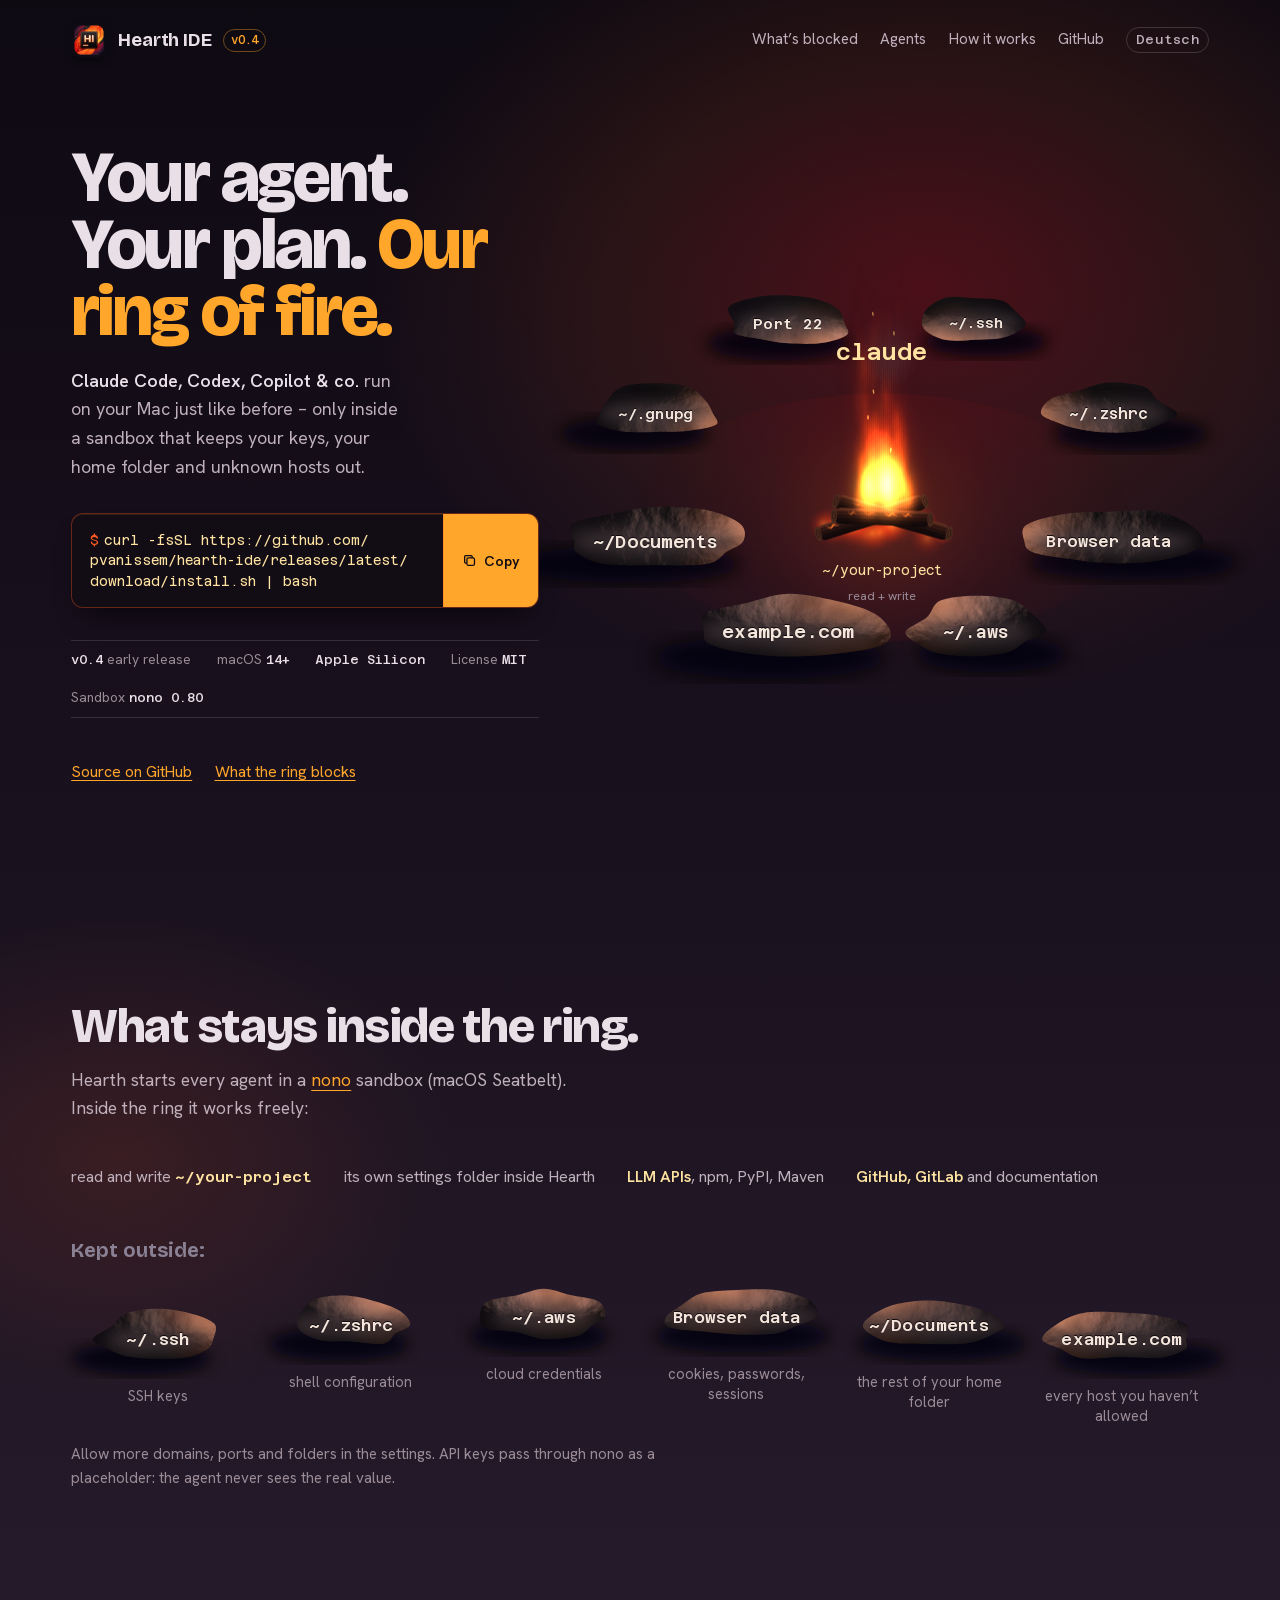
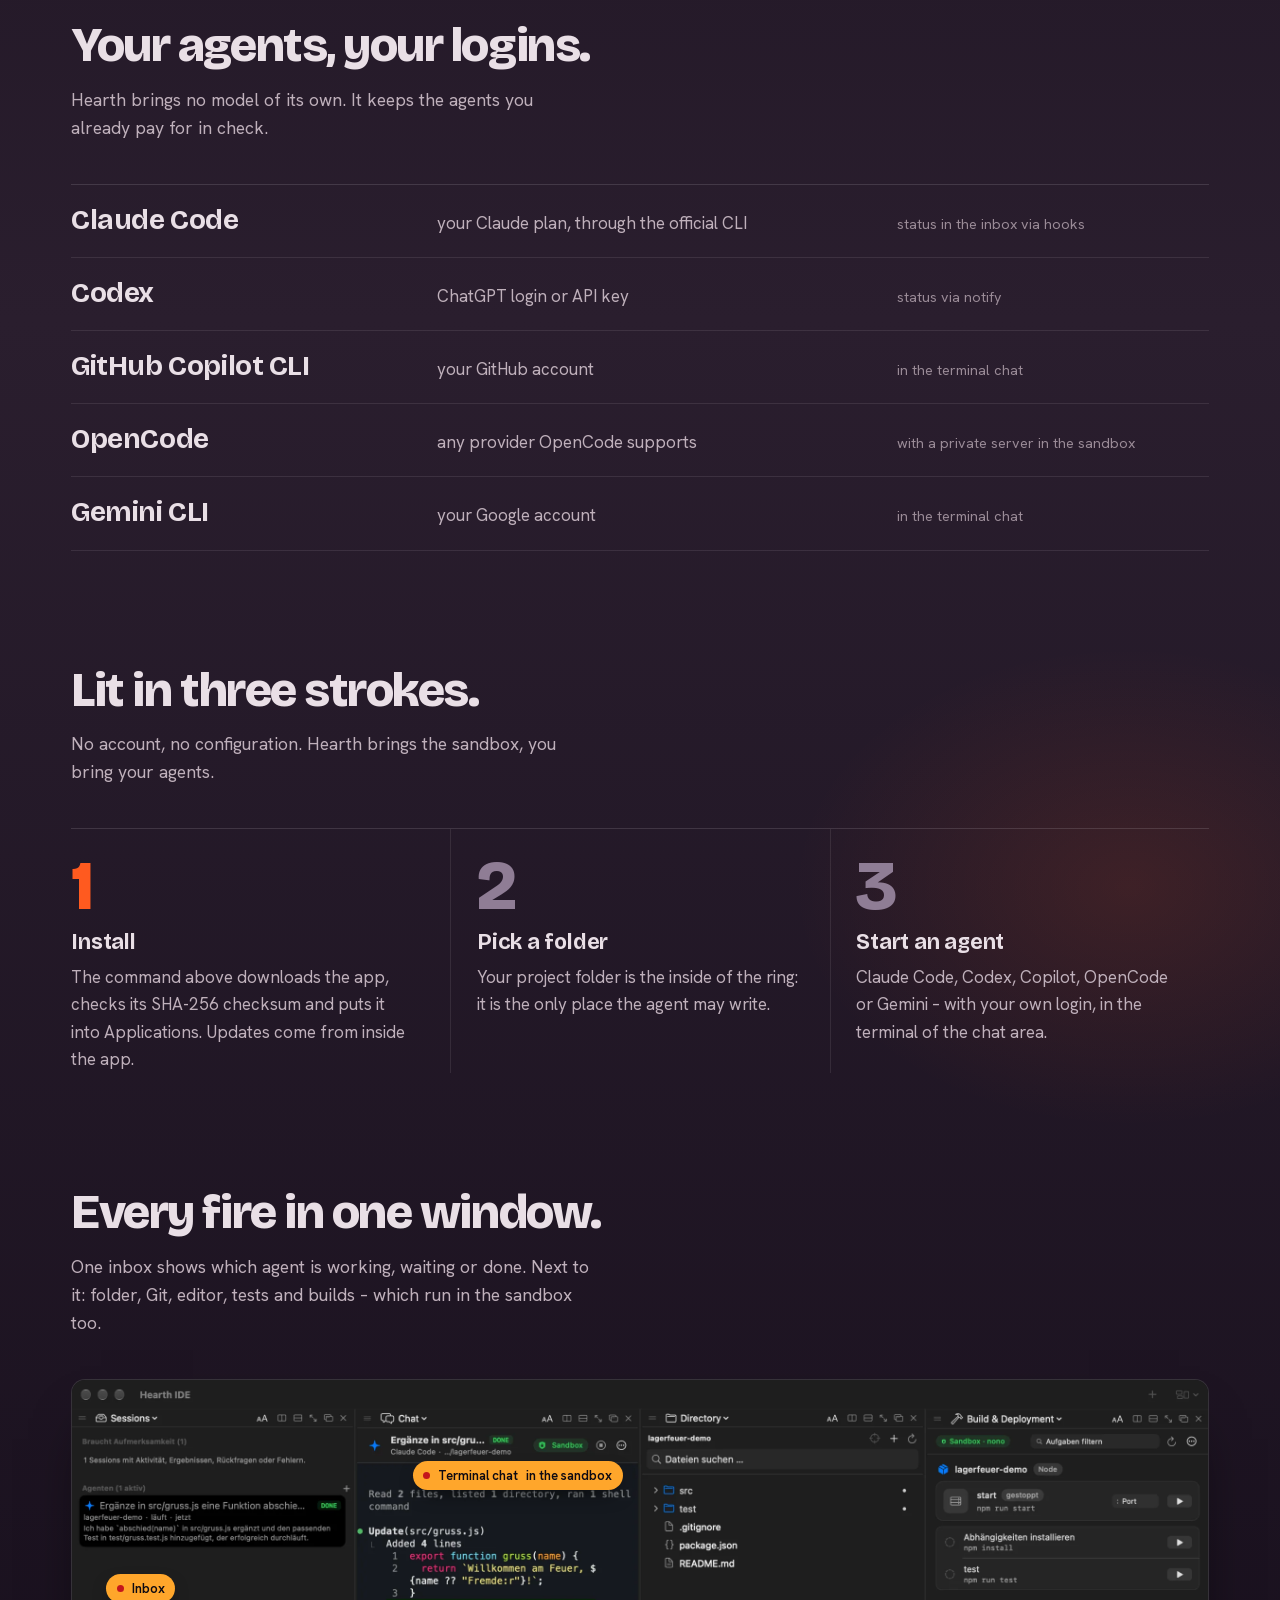
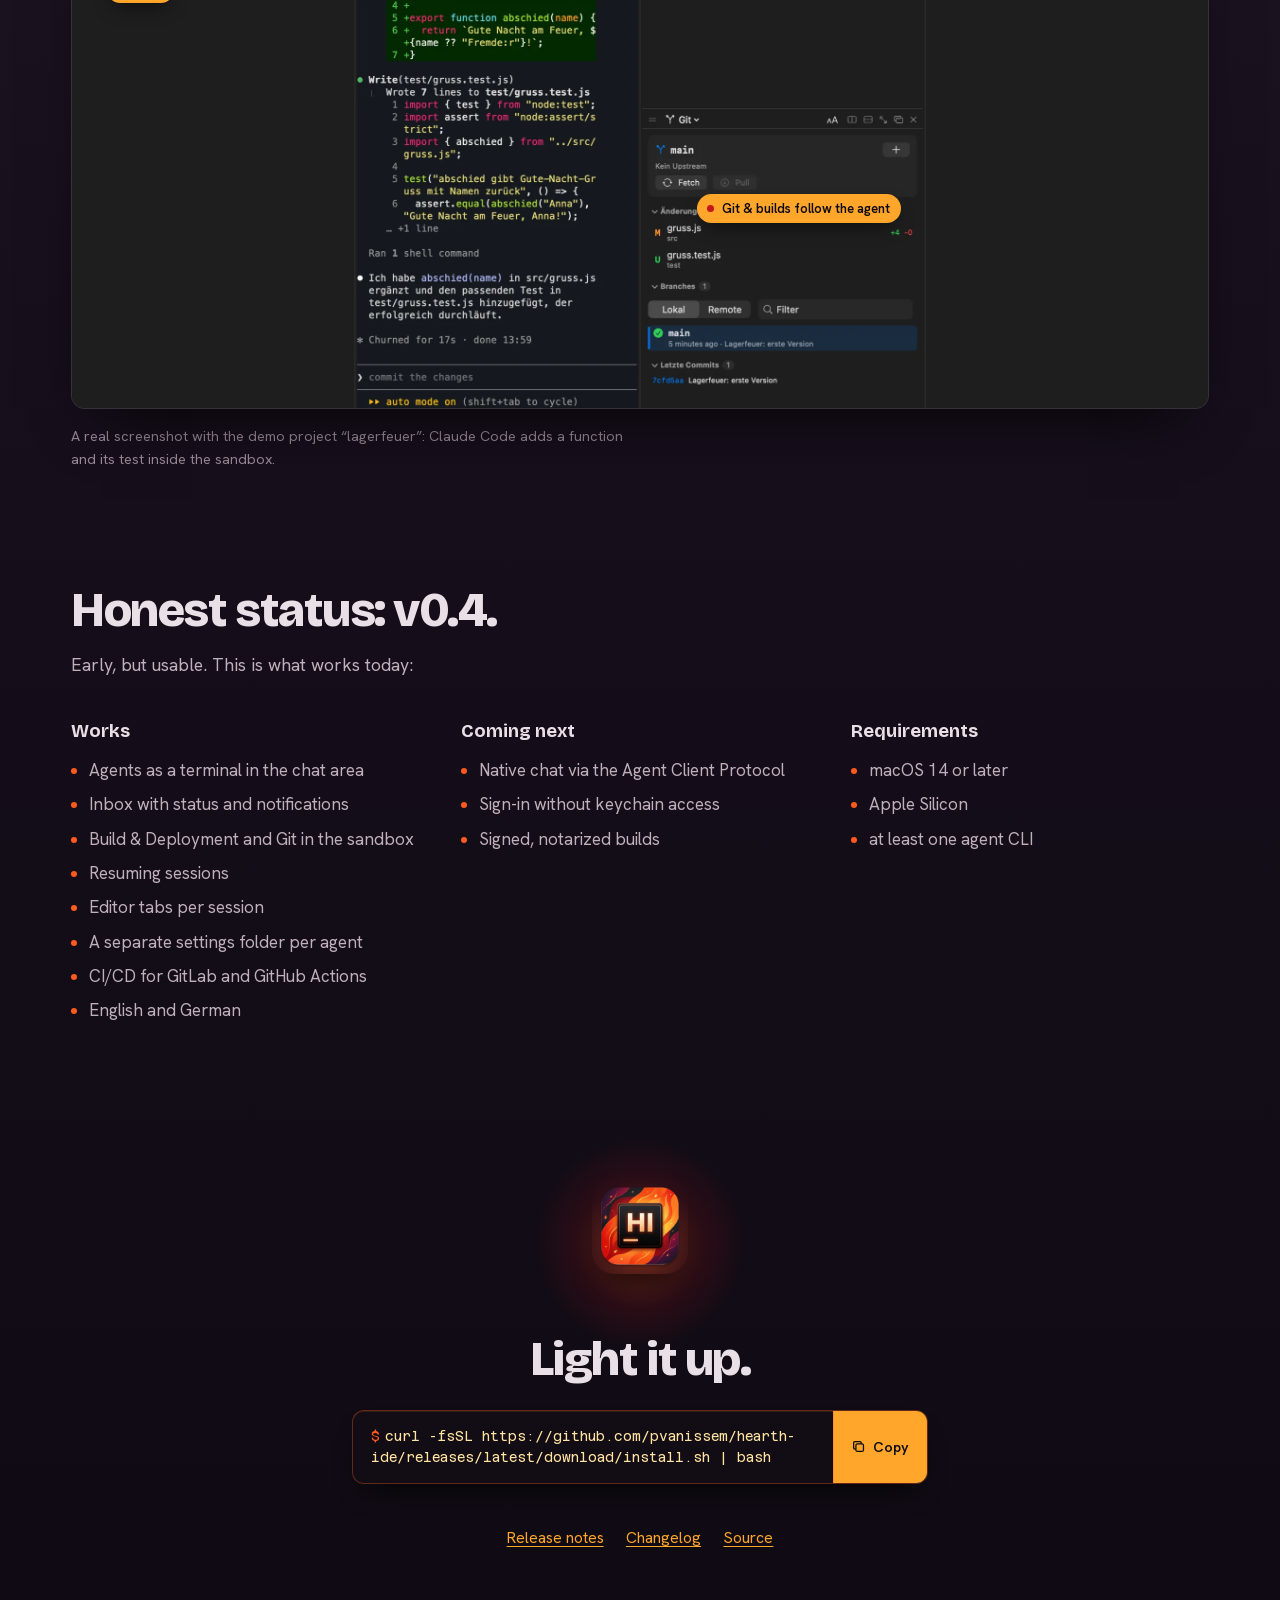
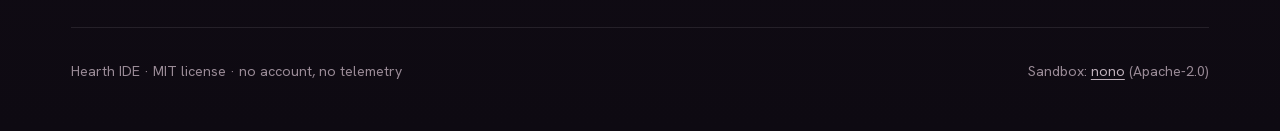
<file: site/index.html>
<!doctype html>
<html lang="en">
<head>
<meta charset="utf-8">
<meta name="viewport" content="width=device-width, initial-scale=1">
<title>Hearth IDE – Your agent. Your plan. Our ring of fire.</title>
<meta name="description" content="Hearth IDE is a native macOS app that runs Claude Code, Codex, GitHub Copilot CLI, OpenCode and Gemini CLI inside a nono sandbox – with one inbox for all your sessions.">
<meta property="og:title" content="Hearth IDE">
<meta property="og:description" content="Your agent. Your plan. Our ring of fire. Every agent CLI in a sandbox on your Mac.">
<meta property="og:image" content="https://pvanissem.github.io/hearth-ide/assets/hearth-app.webp">
<meta property="og:locale" content="en_US">
<meta name="theme-color" content="#0e0a12">
<link rel="canonical" href="https://pvanissem.github.io/hearth-ide/">
<link rel="alternate" hreflang="en" href="https://pvanissem.github.io/hearth-ide/">
<link rel="alternate" hreflang="de" href="https://pvanissem.github.io/hearth-ide/de/">
<link rel="alternate" hreflang="x-default" href="https://pvanissem.github.io/hearth-ide/">
<link rel="icon" type="image/png" href="assets/favicon.png">
<link rel="apple-touch-icon" href="assets/apple-touch-icon.png">
<link rel="preload" href="assets/fonts/bricolage-grotesque-latin.woff2" as="font" type="font/woff2" crossorigin>
<link rel="stylesheet" href="assets/fonts.css">
<link rel="stylesheet" href="assets/site.css">
</head>
<body>
<div class="wrap">
  <div class="firelight hero-light" aria-hidden="true"></div>
  <header class="top">
    <a class="mark" href="./" aria-label="Hearth IDE – home">
      <img src="assets/hearth-icon.webp" alt="" width="36" height="36">
      Hearth IDE <span class="version">v0.4</span>
    </a>
    <nav aria-label="Page sections">
      <a href="#ring">What’s blocked</a>
      <a href="#agents">Agents</a>
      <a href="#how">How it works</a>
      <a class="gh" href="https://github.com/pvanissem/hearth-ide">GitHub</a>
      <a class="lang" href="de/" hreflang="de" lang="de">Deutsch</a>
    </nav>
  </header>

  <main>
    <div class="hero">
      <div class="pitch">
        <h1>Your agent. Your plan. <span class="lit">Our ring of fire.</span></h1>
        <p class="lede"><strong>Claude Code, Codex, Copilot &amp; co.</strong> run on your Mac just like before – only inside a sandbox that keeps your keys, your home folder and unknown hosts out.</p>

        <div class="install" data-install>
          <code><span class="prompt">$</span><span data-cmd>curl -fsSL https://<wbr>github.com/<wbr>pvanissem/<wbr>hearth-ide/<wbr>releases/<wbr>latest/<wbr>download/<wbr>install.sh <wbr>| bash</span></code>
          <button class="copy" type="button" data-copy aria-label="Copy the install command">
            <svg viewBox="0 0 20 20" fill="none" stroke="currentColor" stroke-width="1.7" aria-hidden="true"><rect x="6.5" y="6.5" width="10" height="10" rx="2"/><path d="M13.5 6.5V5a1.5 1.5 0 0 0-1.5-1.5H5A1.5 1.5 0 0 0 3.5 5v7A1.5 1.5 0 0 0 5 13.5h1.5"/></svg>
            <span class="copy-text">Copy</span>
          </button>
          <span class="copy-status" role="status" aria-live="polite"></span>
        </div>

        <ul class="facts" aria-label="Key facts">
          <li><b>v0.4</b> early release</li>
          <li>macOS <b>14+</b></li>
          <li><b>Apple Silicon</b></li>
          <li>License <b>MIT</b></li>
          <li>Sandbox <b>nono 0.80</b></li>
        </ul>

        <div class="pitch-links">
          <a href="https://github.com/pvanissem/hearth-ide">Source on GitHub</a>
          <a href="#ring">What the ring blocks</a>
        </div>
      </div>

      <div class="ring" data-ring aria-label="A ring of stones made of sandbox rules around the agent’s fire. Every stone is a block.">
        <canvas data-fire aria-hidden="true"></canvas>
        <svg class="stones" data-stones viewBox="0 0 1000 860" role="list"></svg>
        <div class="agent-name" data-agent aria-hidden="true">claude</div>
        <div class="inside-label"><code>~/your-project</code><span>read + write</span></div>
        <div class="rule-tip" data-tip aria-hidden="true"></div>
      </div>
    </div>

    <section id="ring" aria-labelledby="ring-h">
      <div class="ember-light" style="left:-18rem;top:2rem" aria-hidden="true"></div>
      <h2 id="ring-h">What stays inside the ring.</h2>
      <p class="section-lede">Hearth starts every agent in a <a href="https://nono.sh">nono</a> sandbox (macOS Seatbelt). Inside the ring it works freely:</p>
      <ul class="inside">
        <li>read and write <code>~/your-project</code></li>
        <li>its own settings folder inside Hearth</li>
        <li><strong>LLM APIs</strong>, npm, PyPI, Maven</li>
        <li><strong>GitHub, GitLab</strong> and documentation</li>
      </ul>
      <h3 class="outside-title">Kept outside:</h3>
      <ul class="arc" data-arc>
        <li style="--lift:1.4" data-stone="~/.ssh"><p>SSH keys</p></li>
        <li style="--lift:.5" data-stone="~/.zshrc"><p>shell configuration</p></li>
        <li style="--lift:0" data-stone="~/.aws"><p>cloud credentials</p></li>
        <li style="--lift:0" data-stone="Browser data"><p>cookies, passwords, sessions</p></li>
        <li style="--lift:.5" data-stone="~/Documents"><p>the rest of your home folder</p></li>
        <li style="--lift:1.4" data-stone="example.com"><p>every host you haven’t allowed</p></li>
      </ul>
      <p class="side-note">Allow more domains, ports and folders in the settings. API keys pass through nono as a placeholder: the agent never sees the real value.</p>
    </section>

    <section id="agents" aria-labelledby="agents-h">
      <h2 id="agents-h">Your agents, your logins.</h2>
      <p class="section-lede">Hearth brings no model of its own. It keeps the agents you already pay for in check.</p>
      <ul class="roster">
        <li><span class="who">Claude Code</span><span class="login">your Claude plan, through the official CLI</span><span class="how">status in the inbox via hooks</span></li>
        <li><span class="who">Codex</span><span class="login">ChatGPT login or API key</span><span class="how">status via notify</span></li>
        <li><span class="who">GitHub Copilot CLI</span><span class="login">your GitHub account</span><span class="how">in the terminal chat</span></li>
        <li><span class="who">OpenCode</span><span class="login">any provider OpenCode supports</span><span class="how">with a private server in the sandbox</span></li>
        <li><span class="who">Gemini CLI</span><span class="login">your Google account</span><span class="how">in the terminal chat</span></li>
      </ul>
    </section>

    <section id="how" aria-labelledby="how-h">
      <div class="ember-light" style="right:-16rem;top:6rem" aria-hidden="true"></div>
      <h2 id="how-h">Lit in three strokes.</h2>
      <p class="section-lede">No account, no configuration. Hearth brings the sandbox, you bring your agents.</p>
      <ol class="strokes" data-strokes>
        <li><span class="n" aria-hidden="true">1</span><h3>Install</h3><p>The command above downloads the app, checks its SHA-256 checksum and puts it into Applications. Updates come from inside the app.</p></li>
        <li><span class="n" aria-hidden="true">2</span><h3>Pick a folder</h3><p>Your project folder is the inside of the ring: it is the only place the agent may write.</p></li>
        <li><span class="n" aria-hidden="true">3</span><h3>Start an agent</h3><p>Claude Code, Codex, Copilot, OpenCode or Gemini – with your own login, in the terminal of the chat area.</p></li>
      </ol>
    </section>

    <section aria-labelledby="app-h">
      <h2 id="app-h">Every fire in one window.</h2>
      <p class="section-lede">One inbox shows which agent is working, waiting or done. Next to it: folder, Git, editor, tests and builds – which run in the sandbox too.</p>
      <figure class="shot">
        <div class="shot-frame">
          <picture>
            <source media="(max-width: 560px)" srcset="assets/hearth-app-phone.webp" width="1000" height="1106">
            <img src="assets/hearth-app.webp" width="2400" height="1326" loading="lazy" decoding="async"
                 alt="Hearth IDE: on the left the inbox with a finished Claude Code session, next to it the terminal chat with its sandbox badge, on the right the directory, Git with two changes and Build &amp; Deployment.">
          </picture>
          <span class="pin inbox">Inbox</span>
          <span class="pin chat">Terminal chat<span class="long"> in the sandbox</span></span>
          <span class="pin inspector">Git &amp; builds follow the agent</span>
        </div>
        <figcaption>A real screenshot with the demo project “lagerfeuer”: Claude Code adds a function and its test inside the sandbox.</figcaption>
      </figure>
    </section>

    <section aria-labelledby="status-h">
      <h2 id="status-h">Honest status: v0.4.</h2>
      <p class="section-lede">Early, but usable. This is what works today:</p>
      <div class="status">
        <div>
          <h3>Works</h3>
          <ul>
            <li>Agents as a terminal in the chat area</li>
            <li>Inbox with status and notifications</li>
            <li>Build &amp; Deployment and Git in the sandbox</li>
            <li>Resuming sessions</li>
            <li>Editor tabs per session</li>
            <li>A separate settings folder per agent</li>
            <li>CI/CD for GitLab and GitHub Actions</li>
            <li>English and German</li>
          </ul>
        </div>
        <div>
          <h3>Coming next</h3>
          <ul>
            <li>Native chat via the Agent Client Protocol</li>
            <li>Sign-in without keychain access</li>
            <li>Signed, notarized builds</li>
          </ul>
        </div>
        <div>
          <h3>Requirements</h3>
          <ul>
            <li>macOS 14 or later</li>
            <li>Apple Silicon</li>
            <li>at least one agent CLI</li>
          </ul>
        </div>
      </div>
    </section>

    <section class="close" aria-labelledby="close-h">
      <div class="embers"><img src="assets/hearth-icon.webp" alt="" width="96" height="96" loading="lazy"></div>
      <h2 id="close-h">Light it up.</h2>
      <div class="install" data-install>
        <code><span class="prompt">$</span><span data-cmd>curl -fsSL https://<wbr>github.com/<wbr>pvanissem/<wbr>hearth-ide/<wbr>releases/<wbr>latest/<wbr>download/<wbr>install.sh <wbr>| bash</span></code>
        <button class="copy" type="button" data-copy aria-label="Copy the install command">
          <svg viewBox="0 0 20 20" fill="none" stroke="currentColor" stroke-width="1.7" aria-hidden="true"><rect x="6.5" y="6.5" width="10" height="10" rx="2"/><path d="M13.5 6.5V5a1.5 1.5 0 0 0-1.5-1.5H5A1.5 1.5 0 0 0 3.5 5v7A1.5 1.5 0 0 0 5 13.5h1.5"/></svg>
          <span class="copy-text">Copy</span>
        </button>
        <span class="copy-status" role="status" aria-live="polite"></span>
      </div>
      <div class="pitch-links">
        <a href="https://github.com/pvanissem/hearth-ide/releases/latest">Release notes</a>
        <a href="https://github.com/pvanissem/hearth-ide/blob/main/CHANGELOG.md">Changelog</a>
        <a href="https://github.com/pvanissem/hearth-ide">Source</a>
      </div>
    </section>
  </main>

  <footer>
    <span>Hearth IDE · MIT license · no account, no telemetry</span>
    <span>Sandbox: <a href="https://github.com/nolabs-ai/nono">nono</a> (Apache-2.0)</span>
  </footer>
</div>

<script src="assets/site.js"></script>
</body>
</html>
</file>
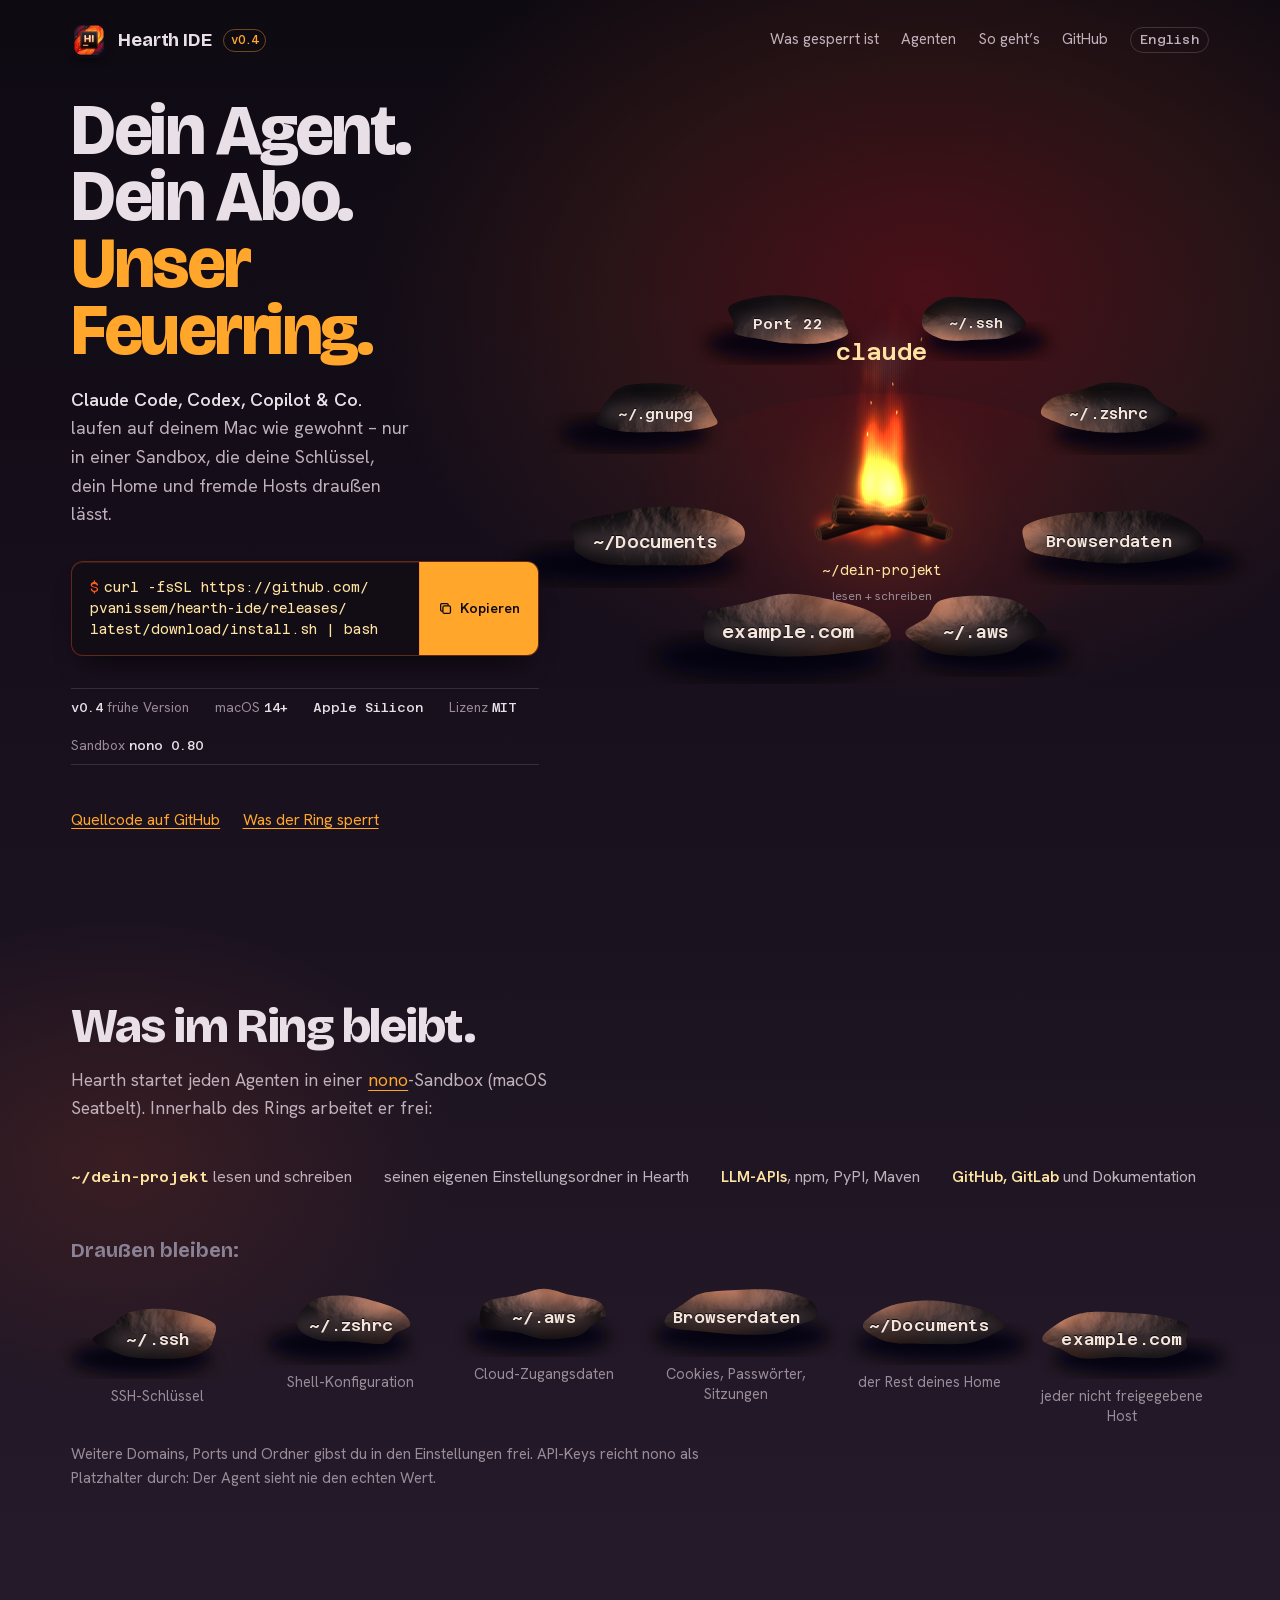
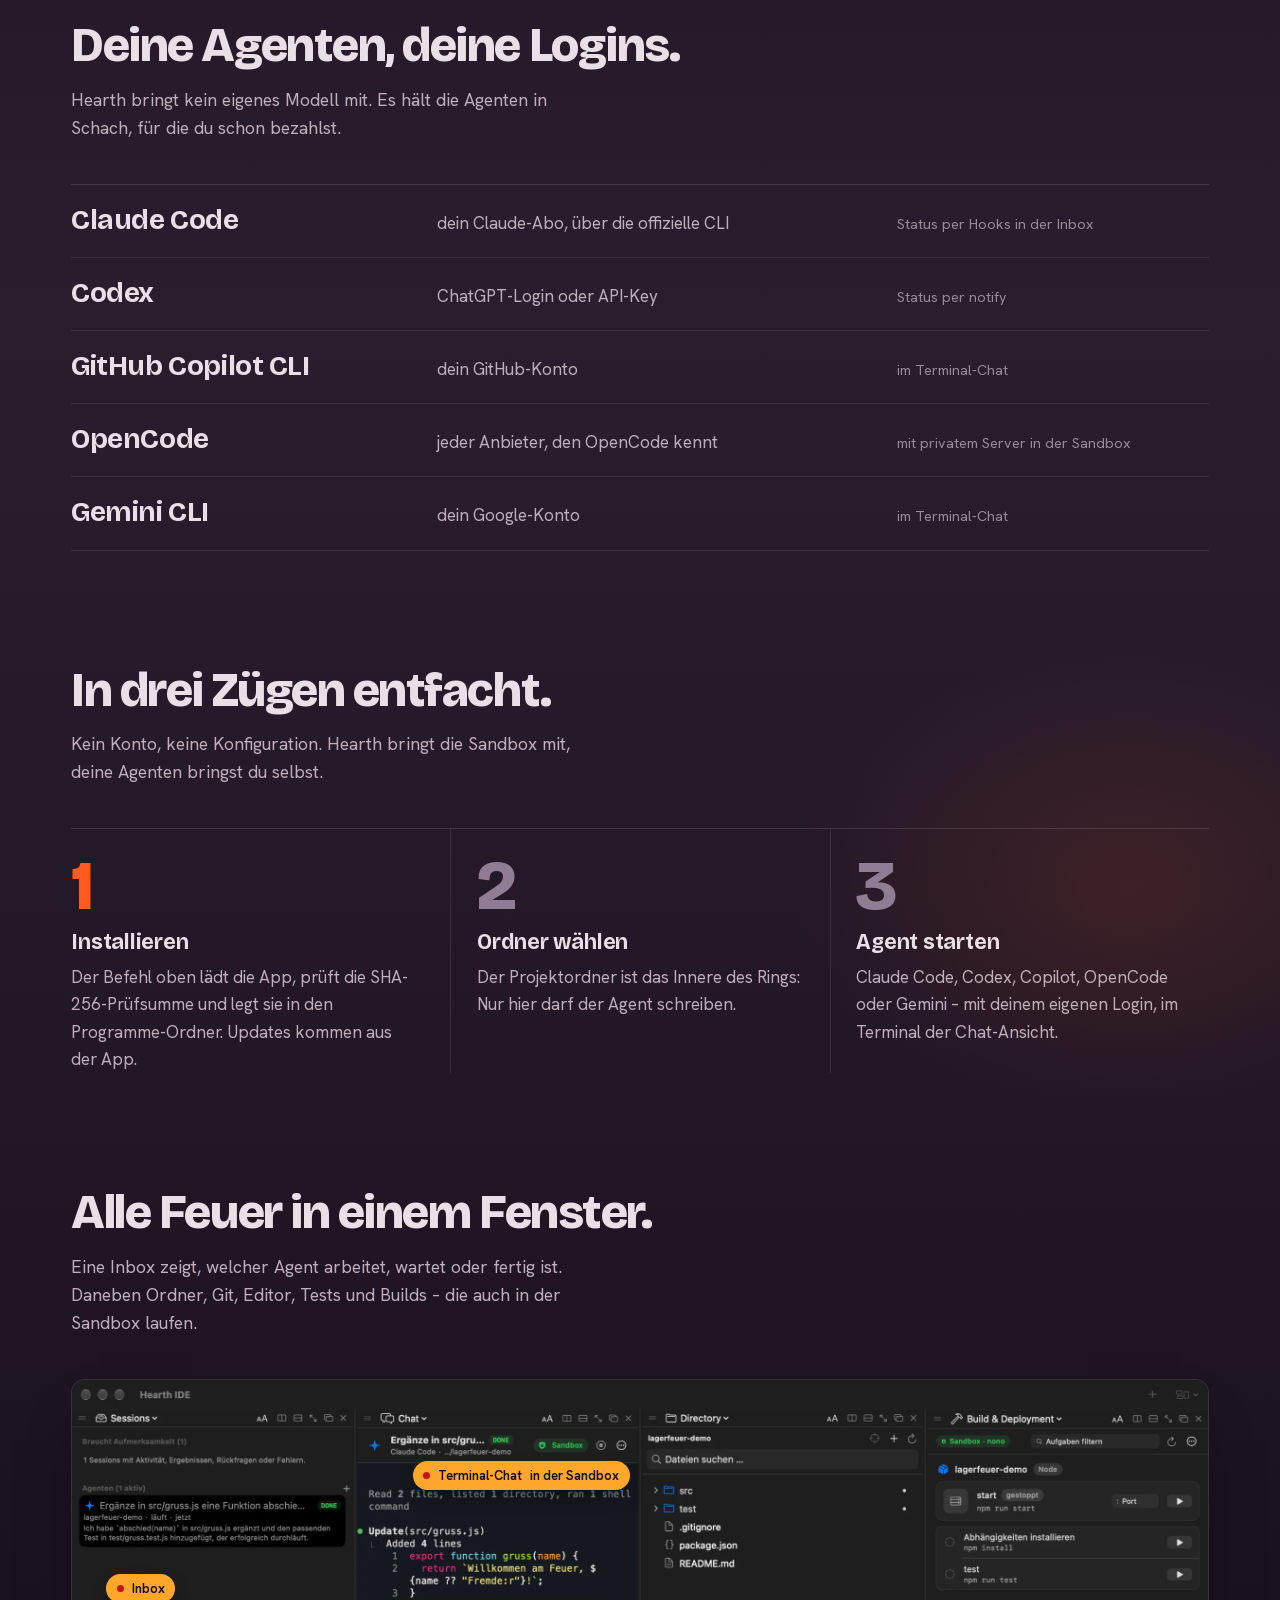
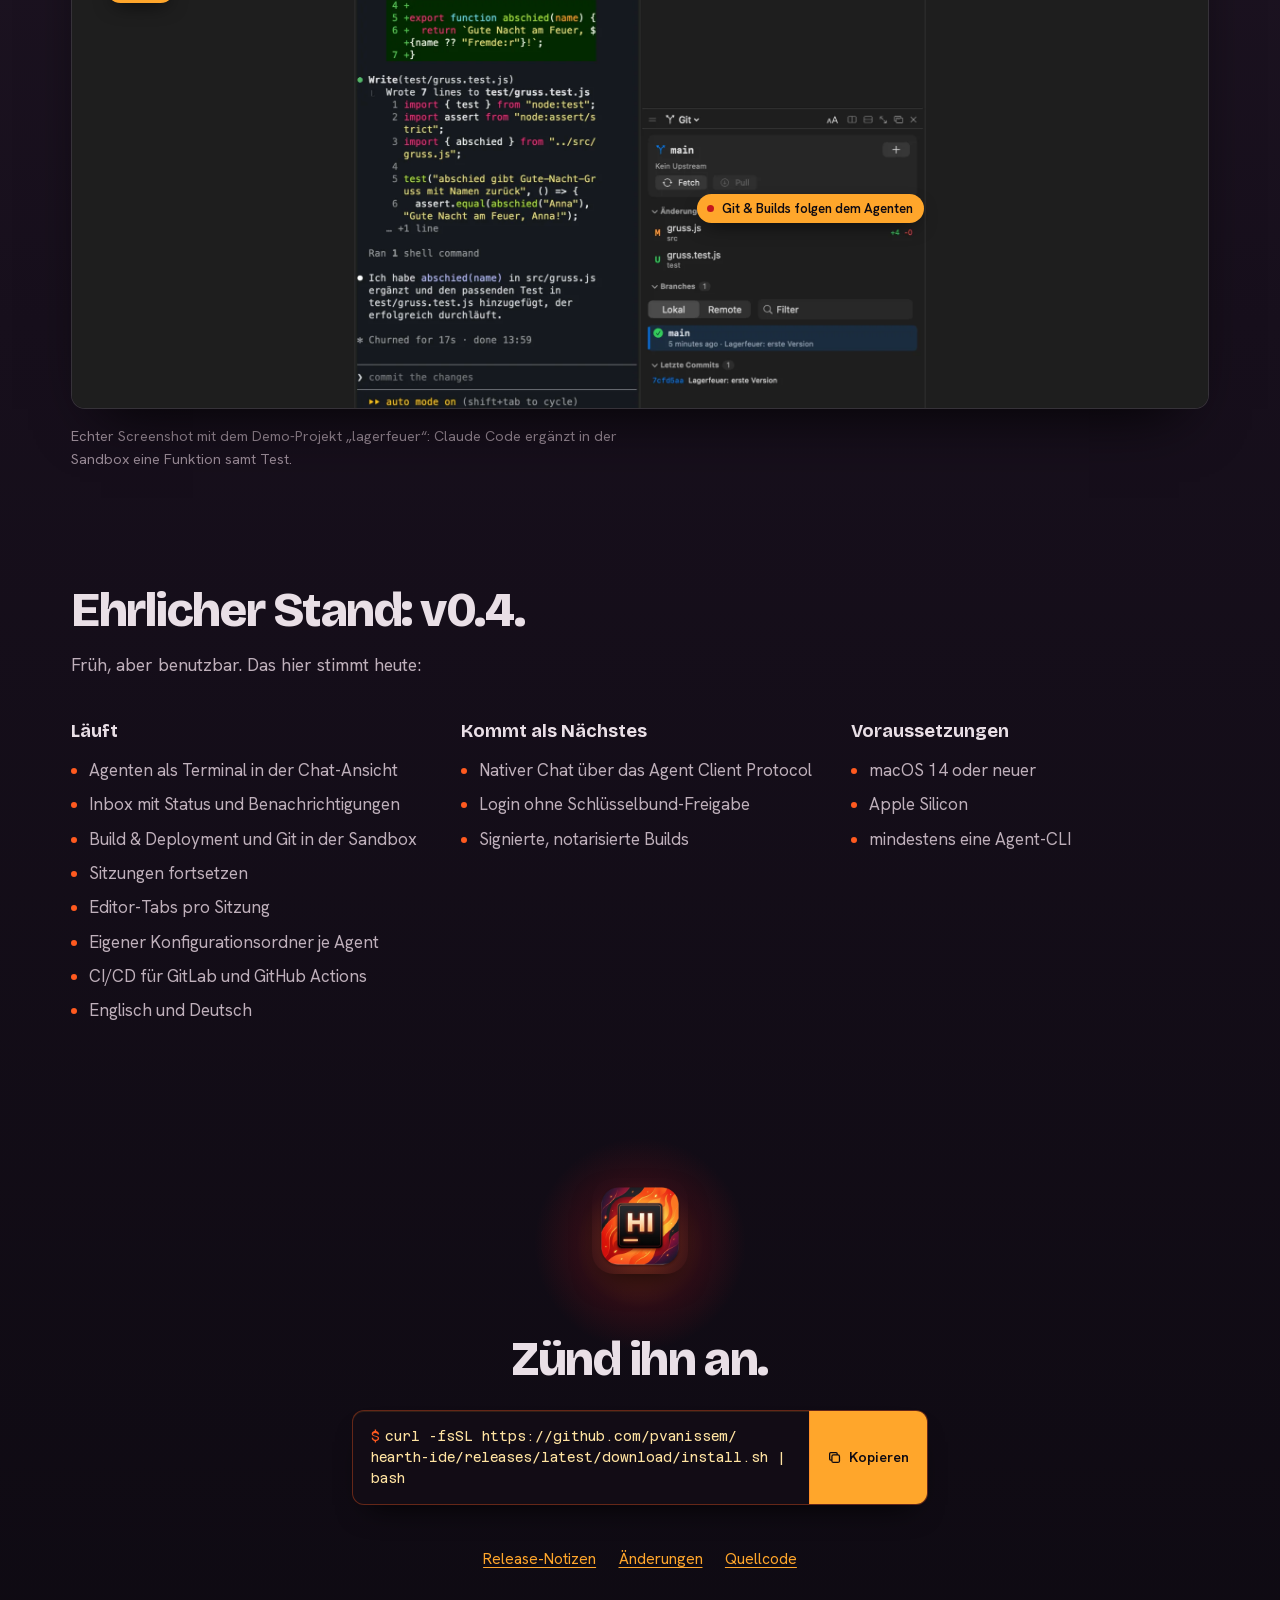
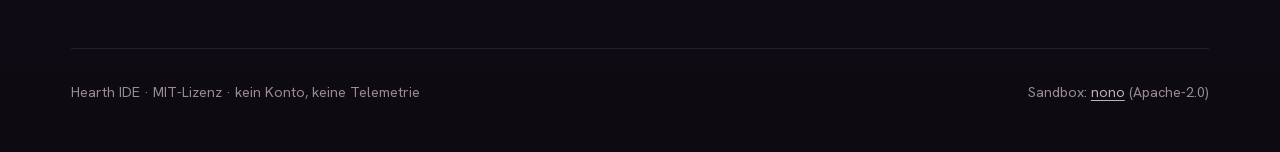
<file: site/de/index.html>
<!doctype html>
<html lang="de">
<head>
<meta charset="utf-8">
<meta name="viewport" content="width=device-width, initial-scale=1">
<title>Hearth IDE – Dein Agent. Dein Abo. Unser Feuerring.</title>
<meta name="description" content="Hearth IDE ist eine native macOS-App, die Claude Code, Codex, GitHub Copilot CLI, OpenCode und Gemini CLI in einer nono-Sandbox laufen lässt – mit einer Inbox für alle Sitzungen.">
<meta property="og:title" content="Hearth IDE">
<meta property="og:description" content="Dein Agent. Dein Abo. Unser Feuerring. Jede Agent-CLI in einer Sandbox auf deinem Mac.">
<meta property="og:image" content="https://pvanissem.github.io/hearth-ide/assets/hearth-app.webp">
<meta property="og:locale" content="de_DE">
<meta name="theme-color" content="#0e0a12">
<link rel="canonical" href="https://pvanissem.github.io/hearth-ide/de/">
<link rel="alternate" hreflang="en" href="https://pvanissem.github.io/hearth-ide/">
<link rel="alternate" hreflang="de" href="https://pvanissem.github.io/hearth-ide/de/">
<link rel="alternate" hreflang="x-default" href="https://pvanissem.github.io/hearth-ide/">
<link rel="icon" type="image/png" href="../assets/favicon.png">
<link rel="apple-touch-icon" href="../assets/apple-touch-icon.png">
<link rel="preload" href="../assets/fonts/bricolage-grotesque-latin.woff2" as="font" type="font/woff2" crossorigin>
<link rel="stylesheet" href="../assets/fonts.css">
<link rel="stylesheet" href="../assets/site.css">
</head>
<body>
<div class="wrap">
  <div class="firelight hero-light" aria-hidden="true"></div>
  <header class="top">
    <a class="mark" href="./" aria-label="Hearth IDE – Startseite">
      <img src="../assets/hearth-icon.webp" alt="" width="36" height="36">
      Hearth IDE <span class="version">v0.4</span>
    </a>
    <nav aria-label="Seitenbereiche">
      <a href="#ring">Was gesperrt ist</a>
      <a href="#agenten">Agenten</a>
      <a href="#so-gehts">So geht’s</a>
      <a class="gh" href="https://github.com/pvanissem/hearth-ide">GitHub</a>
      <a class="lang" href="../" hreflang="en" lang="en">English</a>
    </nav>
  </header>

  <main>
    <div class="hero">
      <div class="pitch">
        <h1>Dein Agent. Dein Abo. <span class="lit">Unser Feuerring.</span></h1>
        <p class="lede"><strong>Claude Code, Codex, Copilot &amp; Co.</strong> laufen auf deinem Mac wie gewohnt – nur in einer Sandbox, die deine Schlüssel, dein Home und fremde Hosts draußen lässt.</p>

        <div class="install" data-install>
          <code><span class="prompt">$</span><span data-cmd>curl -fsSL https://<wbr>github.com/<wbr>pvanissem/<wbr>hearth-ide/<wbr>releases/<wbr>latest/<wbr>download/<wbr>install.sh <wbr>| bash</span></code>
          <button class="copy" type="button" data-copy aria-label="Installationsbefehl kopieren">
            <svg viewBox="0 0 20 20" fill="none" stroke="currentColor" stroke-width="1.7" aria-hidden="true"><rect x="6.5" y="6.5" width="10" height="10" rx="2"/><path d="M13.5 6.5V5a1.5 1.5 0 0 0-1.5-1.5H5A1.5 1.5 0 0 0 3.5 5v7A1.5 1.5 0 0 0 5 13.5h1.5"/></svg>
            <span class="copy-text">Kopieren</span>
          </button>
          <span class="copy-status" role="status" aria-live="polite"></span>
        </div>

        <ul class="facts" aria-label="Eckdaten">
          <li><b>v0.4</b> frühe Version</li>
          <li>macOS <b>14+</b></li>
          <li><b>Apple Silicon</b></li>
          <li>Lizenz <b>MIT</b></li>
          <li>Sandbox <b>nono 0.80</b></li>
        </ul>

        <div class="pitch-links">
          <a href="https://github.com/pvanissem/hearth-ide">Quellcode auf GitHub</a>
          <a href="#ring">Was der Ring sperrt</a>
        </div>
      </div>

      <div class="ring" data-ring aria-label="Ein Steinring aus Sandbox-Regeln um das Feuer des Agenten. Jeder Stein ist eine Sperre.">
        <canvas data-fire aria-hidden="true"></canvas>
        <svg class="stones" data-stones viewBox="0 0 1000 860" role="list"></svg>
        <div class="agent-name" data-agent aria-hidden="true">claude</div>
        <div class="inside-label"><code>~/dein-projekt</code><span>lesen + schreiben</span></div>
        <div class="rule-tip" data-tip aria-hidden="true"></div>
      </div>
    </div>

    <section id="ring" aria-labelledby="ring-h">
      <div class="ember-light" style="left:-18rem;top:2rem" aria-hidden="true"></div>
      <h2 id="ring-h">Was im Ring bleibt.</h2>
      <p class="section-lede">Hearth startet jeden Agenten in einer <a href="https://nono.sh">nono</a>-Sandbox (macOS Seatbelt). Innerhalb des Rings arbeitet er frei:</p>
      <ul class="inside">
        <li><code>~/dein-projekt</code> lesen und schreiben</li>
        <li>seinen eigenen Einstellungsordner in Hearth</li>
        <li><strong>LLM-APIs</strong>, npm, PyPI, Maven</li>
        <li><strong>GitHub, GitLab</strong> und Dokumentation</li>
      </ul>
      <h3 class="outside-title">Draußen bleiben:</h3>
      <ul class="arc" data-arc>
        <li style="--lift:1.4" data-stone="~/.ssh"><p>SSH-Schlüssel</p></li>
        <li style="--lift:.5" data-stone="~/.zshrc"><p>Shell-Konfiguration</p></li>
        <li style="--lift:0" data-stone="~/.aws"><p>Cloud-Zugangsdaten</p></li>
        <li style="--lift:0" data-stone="Browserdaten"><p>Cookies, Passwörter, Sitzungen</p></li>
        <li style="--lift:.5" data-stone="~/Documents"><p>der Rest deines Home</p></li>
        <li style="--lift:1.4" data-stone="example.com"><p>jeder nicht freigegebene Host</p></li>
      </ul>
      <p class="side-note">Weitere Domains, Ports und Ordner gibst du in den Einstellungen frei. API-Keys reicht nono als Platzhalter durch: Der Agent sieht nie den echten Wert.</p>
    </section>

    <section id="agenten" aria-labelledby="agenten-h">
      <h2 id="agenten-h">Deine Agenten, deine Logins.</h2>
      <p class="section-lede">Hearth bringt kein eigenes Modell mit. Es hält die Agenten in Schach, für die du schon bezahlst.</p>
      <ul class="roster">
        <li><span class="who">Claude Code</span><span class="login">dein Claude-Abo, über die offizielle CLI</span><span class="how">Status per Hooks in der Inbox</span></li>
        <li><span class="who">Codex</span><span class="login">ChatGPT-Login oder API-Key</span><span class="how">Status per notify</span></li>
        <li><span class="who">GitHub Copilot CLI</span><span class="login">dein GitHub-Konto</span><span class="how">im Terminal-Chat</span></li>
        <li><span class="who">OpenCode</span><span class="login">jeder Anbieter, den OpenCode kennt</span><span class="how">mit privatem Server in der Sandbox</span></li>
        <li><span class="who">Gemini CLI</span><span class="login">dein Google-Konto</span><span class="how">im Terminal-Chat</span></li>
      </ul>
    </section>

    <section id="so-gehts" aria-labelledby="so-gehts-h">
      <div class="ember-light" style="right:-16rem;top:6rem" aria-hidden="true"></div>
      <h2 id="so-gehts-h">In drei Zügen entfacht.</h2>
      <p class="section-lede">Kein Konto, keine Konfiguration. Hearth bringt die Sandbox mit, deine Agenten bringst du selbst.</p>
      <ol class="strokes" data-strokes>
        <li><span class="n" aria-hidden="true">1</span><h3>Installieren</h3><p>Der Befehl oben lädt die App, prüft die SHA-256-Prüfsumme und legt sie in den Programme-Ordner. Updates kommen aus der App.</p></li>
        <li><span class="n" aria-hidden="true">2</span><h3>Ordner wählen</h3><p>Der Projektordner ist das Innere des Rings: Nur hier darf der Agent schreiben.</p></li>
        <li><span class="n" aria-hidden="true">3</span><h3>Agent starten</h3><p>Claude Code, Codex, Copilot, OpenCode oder Gemini – mit deinem eigenen Login, im Terminal der Chat-Ansicht.</p></li>
      </ol>
    </section>

    <section aria-labelledby="app-h">
      <h2 id="app-h">Alle Feuer in einem Fenster.</h2>
      <p class="section-lede">Eine Inbox zeigt, welcher Agent arbeitet, wartet oder fertig ist. Daneben Ordner, Git, Editor, Tests und Builds – die auch in der Sandbox laufen.</p>
      <figure class="shot">
        <div class="shot-frame">
          <picture>
            <source media="(max-width: 560px)" srcset="../assets/hearth-app-phone.webp" width="1000" height="1106">
            <img src="../assets/hearth-app.webp" width="2400" height="1326" loading="lazy" decoding="async"
                 alt="Hearth IDE: links die Inbox mit einer fertigen Claude-Code-Sitzung, daneben der Terminal-Chat mit Sandbox-Abzeichen, rechts Verzeichnis, Git mit zwei Änderungen und Build &amp; Deployment.">
          </picture>
          <span class="pin inbox">Inbox</span>
          <span class="pin chat">Terminal-Chat<span class="long"> in der Sandbox</span></span>
          <span class="pin inspector">Git &amp; Builds folgen dem Agenten</span>
        </div>
        <figcaption>Echter Screenshot mit dem Demo-Projekt „lagerfeuer“: Claude Code ergänzt in der Sandbox eine Funktion samt Test.</figcaption>
      </figure>
    </section>

    <section aria-labelledby="stand-h">
      <h2 id="stand-h">Ehrlicher Stand: v0.4.</h2>
      <p class="section-lede">Früh, aber benutzbar. Das hier stimmt heute:</p>
      <div class="status">
        <div>
          <h3>Läuft</h3>
          <ul>
            <li>Agenten als Terminal in der Chat-Ansicht</li>
            <li>Inbox mit Status und Benachrichtigungen</li>
            <li>Build &amp; Deployment und Git in der Sandbox</li>
            <li>Sitzungen fortsetzen</li>
            <li>Editor-Tabs pro Sitzung</li>
            <li>Eigener Konfigurationsordner je Agent</li>
            <li>CI/CD für GitLab und GitHub Actions</li>
            <li>Englisch und Deutsch</li>
          </ul>
        </div>
        <div>
          <h3>Kommt als Nächstes</h3>
          <ul>
            <li>Nativer Chat über das Agent Client Protocol</li>
            <li>Login ohne Schlüsselbund-Freigabe</li>
            <li>Signierte, notarisierte Builds</li>
          </ul>
        </div>
        <div>
          <h3>Voraussetzungen</h3>
          <ul>
            <li>macOS 14 oder neuer</li>
            <li>Apple Silicon</li>
            <li>mindestens eine Agent-CLI</li>
          </ul>
        </div>
      </div>
    </section>

    <section class="close" aria-labelledby="close-h">
      <div class="embers"><img src="../assets/hearth-icon.webp" alt="" width="96" height="96" loading="lazy"></div>
      <h2 id="close-h">Zünd ihn an.</h2>
      <div class="install" data-install>
        <code><span class="prompt">$</span><span data-cmd>curl -fsSL https://<wbr>github.com/<wbr>pvanissem/<wbr>hearth-ide/<wbr>releases/<wbr>latest/<wbr>download/<wbr>install.sh <wbr>| bash</span></code>
        <button class="copy" type="button" data-copy aria-label="Installationsbefehl kopieren">
          <svg viewBox="0 0 20 20" fill="none" stroke="currentColor" stroke-width="1.7" aria-hidden="true"><rect x="6.5" y="6.5" width="10" height="10" rx="2"/><path d="M13.5 6.5V5a1.5 1.5 0 0 0-1.5-1.5H5A1.5 1.5 0 0 0 3.5 5v7A1.5 1.5 0 0 0 5 13.5h1.5"/></svg>
          <span class="copy-text">Kopieren</span>
        </button>
        <span class="copy-status" role="status" aria-live="polite"></span>
      </div>
      <div class="pitch-links">
        <a href="https://github.com/pvanissem/hearth-ide/releases/latest">Release-Notizen</a>
        <a href="https://github.com/pvanissem/hearth-ide/blob/main/CHANGELOG.md">Änderungen</a>
        <a href="https://github.com/pvanissem/hearth-ide">Quellcode</a>
      </div>
    </section>
  </main>

  <footer>
    <span>Hearth IDE · MIT-Lizenz · kein Konto, keine Telemetrie</span>
    <span>Sandbox: <a href="https://github.com/nolabs-ai/nono">nono</a> (Apache-2.0)</span>
  </footer>
</div>

<script src="../assets/site.js"></script>
</body>
</html>
</file>
<file: site/assets/fonts.css>
/* Self-hosted Google Fonts (SIL Open Font License): Bricolage Grotesque, Hanken Grotesk, Azeret Mono */
@font-face {
  font-family: 'Bricolage Grotesque';
  font-style: normal;
  font-weight: 400 800;
  font-stretch: 100%;
  font-display: swap;
  src: url(fonts/bricolage-grotesque-latin-ext.woff2) format('woff2');
  unicode-range: U+0100-02BA, U+02BD-02C5, U+02C7-02CC, U+02CE-02D7, U+02DD-02FF, U+0304, U+0308, U+0329, U+1D00-1DBF, U+1E00-1E9F, U+1EF2-1EFF, U+2020, U+20A0-20AB, U+20AD-20C4, U+2113, U+2C60-2C7F, U+A720-A7FF;
}
@font-face {
  font-family: 'Bricolage Grotesque';
  font-style: normal;
  font-weight: 400 800;
  font-stretch: 100%;
  font-display: swap;
  src: url(fonts/bricolage-grotesque-latin.woff2) format('woff2');
  unicode-range: U+0000-00FF, U+0131, U+0152-0153, U+02BB-02BC, U+02C6, U+02DA, U+02DC, U+0304, U+0308, U+0329, U+2000-206F, U+20AC, U+2122, U+2191, U+2193, U+2212, U+2215, U+FEFF, U+FFFD;
}
@font-face {
  font-family: 'Hanken Grotesk';
  font-style: normal;
  font-weight: 400 600;
  font-display: swap;
  src: url(fonts/hanken-grotesk-latin-ext.woff2) format('woff2');
  unicode-range: U+0100-02BA, U+02BD-02C5, U+02C7-02CC, U+02CE-02D7, U+02DD-02FF, U+0304, U+0308, U+0329, U+1D00-1DBF, U+1E00-1E9F, U+1EF2-1EFF, U+2020, U+20A0-20AB, U+20AD-20C4, U+2113, U+2C60-2C7F, U+A720-A7FF;
}
@font-face {
  font-family: 'Hanken Grotesk';
  font-style: normal;
  font-weight: 400 600;
  font-display: swap;
  src: url(fonts/hanken-grotesk-latin.woff2) format('woff2');
  unicode-range: U+0000-00FF, U+0131, U+0152-0153, U+02BB-02BC, U+02C6, U+02DA, U+02DC, U+0304, U+0308, U+0329, U+2000-206F, U+20AC, U+2122, U+2191, U+2193, U+2212, U+2215, U+FEFF, U+FFFD;
}
@font-face {
  font-family: 'Azeret Mono';
  font-style: normal;
  font-weight: 400 600;
  font-display: swap;
  src: url(fonts/azeret-mono-latin-ext.woff2) format('woff2');
  unicode-range: U+0100-02BA, U+02BD-02C5, U+02C7-02CC, U+02CE-02D7, U+02DD-02FF, U+0304, U+0308, U+0329, U+1D00-1DBF, U+1E00-1E9F, U+1EF2-1EFF, U+2020, U+20A0-20AB, U+20AD-20C4, U+2113, U+2C60-2C7F, U+A720-A7FF;
}
@font-face {
  font-family: 'Azeret Mono';
  font-style: normal;
  font-weight: 400 600;
  font-display: swap;
  src: url(fonts/azeret-mono-latin.woff2) format('woff2');
  unicode-range: U+0000-00FF, U+0131, U+0152-0153, U+02BB-02BC, U+02C6, U+02DA, U+02DC, U+0304, U+0308, U+0329, U+2000-206F, U+20AC, U+2122, U+2191, U+2193, U+2212, U+2215, U+FEFF, U+FFFD;
}
</file>
<file: site/assets/site.css>
:root {
  --night: #0e0a12;
  --night-2: #170f1c;
  --plum: #2a1e2e;
  --crimson: #c4161c;
  --ember: #ff5a1f;
  --flame: #ffa62b;
  --core: #ffe3a1;
  --ash: #e9dfe6;
  --ash-2: #bfb0bb;
  --ash-3: #9a8b97;
  --cold: #8a8194;
  --flicker: 1;
  --display: "Bricolage Grotesque", "Avenir Next", sans-serif;
  --body: "Hanken Grotesk", "Avenir Next", sans-serif;
  --mono: "Azeret Mono", ui-monospace, "SF Mono", monospace;
  --gutter: clamp(1rem, 4vw, 3.5rem);
  --ease: cubic-bezier(.16, 1, .3, 1);
}
* { box-sizing: border-box; }
html { background: var(--night); color: var(--ash); scrollbar-color: #3b3140 var(--night); overflow-x: clip; }
body {
  margin: 0;
  font: 400 1.0625rem/1.6 var(--body);
  background: linear-gradient(var(--night), var(--night-2) 40rem, var(--plum) 120rem, var(--night-2) 220rem, var(--night));
  -webkit-font-smoothing: antialiased;
  text-rendering: optimizeLegibility;
  overflow-x: clip;
}
::selection { background: var(--ember); color: var(--night); }
:focus-visible { outline: 2px solid var(--flame); outline-offset: 3px; border-radius: 4px; }
a { color: var(--flame); text-decoration-thickness: 1px; text-underline-offset: .2em; }
a:hover { color: var(--core); }
code, kbd, .mono { font-family: var(--mono); font-variant-ligatures: none; }
code { font-size: .92em; }
img { max-width: 100%; display: block; }
.sr-only { position: absolute; width: 1px; height: 1px; overflow: hidden; clip: rect(0 0 0 0); white-space: nowrap; }
.wrap { position: relative; width: min(1240px, 100%); margin: 0 auto; padding: 0 var(--gutter); }

/* firelight: the only light source; its glow flickers with the fire (--flicker is set by the canvas loop) */
.firelight { position: absolute; pointer-events: none; z-index: 0; border-radius: 50%;
  background: radial-gradient(closest-side, rgba(196, 22, 28, .32), rgba(255, 90, 31, .1) 55%, transparent);
  opacity: calc(.75 + .25 * var(--flicker)); }
.firelight.hero-light { width: 70rem; height: 52rem; right: -14rem; top: -8rem; }
.ember-light { position: absolute; pointer-events: none; z-index: 0; width: 42rem; height: 30rem; border-radius: 50%;
  background: radial-gradient(closest-side, rgba(255, 90, 31, .12), transparent);
  animation: smoulder 5.5s ease-in-out infinite alternate; }
@keyframes smoulder { 0% { opacity: .55; } 40% { opacity: .9; } 55% { opacity: .7; } 100% { opacity: 1; } }

/* ---------- Top ---------- */
.top { position: relative; z-index: 2; display: flex; align-items: center; justify-content: space-between; padding-top: 1.4rem; }
.mark { display: flex; align-items: center; gap: .7rem; color: var(--ash); text-decoration: none; font: 700 1.15rem/1 var(--display); letter-spacing: -.01em; }
.mark img { width: 36px; height: 36px; border-radius: 9px; box-shadow: 0 4px 10px -4px rgba(0, 0, 0, .8); }
.version { font: 500 .72rem/1 var(--mono); color: var(--flame); border: 1px solid rgba(255, 166, 43, .4); padding: .3rem .45rem; border-radius: 999px; }
.top nav { display: flex; gap: 1.4rem; font-size: .95rem; }
.top nav a { color: var(--ash-2); text-decoration: none; }
.top nav a:hover { color: var(--ash); }

/* ---------- Hero ---------- */
.hero { position: relative; z-index: 1; display: grid; grid-template-columns: minmax(0, 5fr) minmax(0, 7fr); align-items: center; gap: 1rem; min-height: min(92vh, 860px); padding-block: 1.5rem 2.5rem; }
.pitch { position: relative; z-index: 2; }
h1 { font: 800 clamp(2.7rem, 5.6vw, 5.4rem)/.93 var(--display); font-variation-settings: "opsz" 96; letter-spacing: -.035em; margin: 0 0 1.4rem; text-wrap: balance; }
h1 .lit { color: var(--flame); }
.lede { font-size: clamp(1.05rem, 1.4vw, 1.2rem); color: var(--ash-2); max-width: 34ch; margin: 0 0 2rem; }
.lede strong { color: var(--ash); font-weight: 600; }

.install { position: relative; display: flex; align-items: stretch; max-width: 36rem; border-radius: 12px; background: #120c15; border: 1px solid rgba(255, 90, 31, .35); box-shadow: 0 16px 30px -16px rgba(0, 0, 0, .9), inset 0 1px 0 rgba(255, 166, 43, .12); }
.install code { flex: 1; min-width: 0; white-space: normal; overflow-wrap: break-word; padding: .95rem 1.1rem; color: var(--core); font-size: .84rem; line-height: 1.55; }
.install code .prompt { color: var(--ember); user-select: none; margin-right: .6ch; }
.copy { flex: none; display: inline-flex; align-items: center; gap: .45rem; cursor: pointer; border: 0; border-left: 1px solid rgba(255, 90, 31, .3); border-radius: 0 11px 11px 0; padding: 0 1.1rem; font: 600 .9rem var(--body); color: var(--night); background: var(--flame); transition: background .25s var(--ease); }
.copy:hover { background: var(--core); }
.copy svg { width: 1.05em; height: 1.05em; }
.copy[data-state="done"] { background: #ffd27a; }
.copy-status { position: absolute; left: 0; top: calc(100% + .55rem); font-size: .85rem; color: var(--ash-3); }
.pitch-links { display: flex; flex-wrap: wrap; gap: 1.4rem; margin-top: 2.6rem; font-size: .98rem; }

.facts { display: flex; flex-wrap: wrap; column-gap: 1.6rem; margin: 2rem 0 0; padding: 0; list-style: none; border-top: 1px solid rgba(233, 223, 230, .14); border-bottom: 1px solid rgba(233, 223, 230, .14); max-width: 36rem; }
.facts li { font: 400 .86rem/1 var(--body); color: var(--ash-3); padding: .75rem 0; white-space: nowrap; }
.facts b { font: 500 .8rem/1 var(--mono); font-variant-ligatures: none; color: var(--ash); }

/* ---------- The ring ---------- */
.ring { position: relative; width: 100%; aspect-ratio: 1 / .86; }
.ring canvas { position: absolute; inset: 0; width: 100%; height: 100%; -webkit-mask-image: linear-gradient(transparent 0, #000 22%); mask-image: linear-gradient(transparent 0, #000 22%); }
.ring svg.stones { position: absolute; inset: 0; width: 100%; height: 100%; overflow: visible; }
.stone { cursor: help; }
.stone .heat { opacity: calc(.35 + .4 * var(--flicker)); }
.stone .hitglow { opacity: 0; transition: opacity .7s var(--ease); }
.stone.hit .hitglow { opacity: 1; transition-duration: .08s; }
[data-stone-holder]:focus-visible .rock { stroke: var(--flame); stroke-width: 3; }
[data-stone-holder] { outline: none; }
.cut { font-family: var(--mono); font-weight: 600; font-variant-ligatures: none; letter-spacing: .01em; pointer-events: none; }
.cut .lip { fill: #f4e6dc; }
.cut .recess { fill: #0c0708; opacity: .9; }
.agent-name { position: absolute; left: 50%; top: 30%; transform: translate(-50%, -50%); font: 600 clamp(1.05rem, 1.9vw, 1.45rem)/1 var(--mono); font-variant-ligatures: none; color: var(--core); pointer-events: none; white-space: nowrap; transition: opacity .4s var(--ease), filter .4s var(--ease); }
.agent-name.swap { opacity: 0; filter: blur(6px); }
.inside-label { position: absolute; left: 50%; top: 67%; transform: translateX(-50%); text-align: center; pointer-events: none; }
.inside-label code { display: block; font-size: .82rem; color: var(--core); }
.inside-label span { font-size: .78rem; color: var(--ash-3); }
.rule-tip { position: absolute; z-index: 3; pointer-events: none; left: 50%; bottom: -1.6rem; transform: translateX(-50%); width: min(21rem, 92%); padding: .6rem .8rem; border-radius: 9px; font-size: .86rem; line-height: 1.4; color: var(--ash); background: #1d1420; border: 1px solid rgba(255, 90, 31, .45); box-shadow: 0 12px 30px -12px rgba(0, 0, 0, .8); opacity: 0; transition: opacity .25s var(--ease); }
.rule-tip.show { opacity: 1; }
.rule-tip b { display: block; color: var(--flame); font: 600 .74rem/1.3 var(--mono); font-variant-ligatures: none; margin-bottom: .25rem; }

/* ---------- Sections ---------- */
section { position: relative; padding-block: clamp(4rem, 9vw, 8rem) 0; }
section > * { position: relative; z-index: 1; }
h2 { font: 800 clamp(2rem, 3.8vw, 3.4rem)/1 var(--display); letter-spacing: -.03em; margin: 0 0 1rem; text-wrap: balance; }
.section-lede { color: var(--ash-2); max-width: 52ch; margin: 0 0 2.6rem; font-size: 1.1rem; }

/* inside the ring vs. the stones that keep things out */
.inside { display: flex; flex-wrap: wrap; gap: .6rem 2rem; margin: 0 0 3rem; padding: 0; list-style: none; }
.inside li { font-size: 1rem; color: var(--ash-2); }
.inside li code, .inside li strong { color: var(--core); font-weight: 600; }
.outside-title { font: 700 1.25rem/1.2 var(--display); color: var(--cold); margin: 0 0 1.2rem; }
.arc { list-style: none; margin: 0; padding: 0; display: grid; grid-template-columns: repeat(6, minmax(0, 1fr)); gap: 1rem 1.2rem; }
.arc li { text-align: center; transform: translateY(calc(var(--lift, 0) * 1rem)); }
.arc svg { width: 100%; height: auto; overflow: visible; }
.arc p { margin: 0; font-size: .92rem; color: var(--ash-3); line-height: 1.35; }
.side-note { margin-top: 2.4rem; color: var(--ash-3); font-size: .95rem; max-width: 70ch; }

/* agents roster */
.roster { list-style: none; margin: 0; padding: 0; border-top: 1px solid rgba(233, 223, 230, .14); }
.roster li { display: grid; grid-template-columns: minmax(10rem, 1.1fr) minmax(0, 1.4fr) minmax(0, 1fr); gap: 1.4rem; align-items: baseline; padding: 1.25rem 0; border-bottom: 1px solid rgba(233, 223, 230, .1); }
.roster .who { font: 700 clamp(1.3rem, 2.2vw, 1.8rem)/1.1 var(--display); letter-spacing: -.015em; transition: color .3s var(--ease); }
.roster .login { color: var(--ash-2); }
.roster .how { font-size: .9rem; color: var(--ash-3); }
.roster li:hover .who { color: var(--flame); }

/* three strokes: each number ignites in turn */
.strokes { list-style: none; margin: 0; padding: 0; display: grid; grid-template-columns: repeat(3, minmax(0, 1fr)); border-top: 1px solid rgba(233, 223, 230, .14); }
.strokes li { position: relative; padding: 1.8rem 1.6rem 0 0; }
.strokes li + li { padding-left: 1.6rem; border-left: 1px solid rgba(233, 223, 230, .1); }
.strokes .n { display: block; font: 800 4.4rem/.8 var(--display); color: #8f7d95; margin-bottom: 1rem; }
.strokes li.on .n { color: var(--ember); animation: ignite .9s steps(1, end); }
@keyframes ignite { 0% { color: #8f7d95; } 12% { color: var(--flame); } 22% { color: #8f7d95; } 34% { color: var(--core); } 46% { color: var(--crimson); } 60% { color: var(--flame); } 100% { color: var(--ember); } }
.strokes h3 { font: 700 1.35rem/1.2 var(--display); margin: 0 0 .5rem; letter-spacing: -.01em; }
.strokes p { margin: 0; color: var(--ash-2); max-width: 34ch; }

/* the app at work */
.shot { margin: 0; }
.shot-frame { position: relative; border-radius: 14px; overflow: hidden; border: 1px solid rgba(233, 223, 230, .14); box-shadow: 0 30px 60px -30px rgba(0, 0, 0, .95); background: #19151c; }
.shot-frame img { width: 100%; height: auto; }
.pin { position: absolute; display: flex; align-items: center; gap: .5rem; font: 600 .82rem/1.2 var(--body); color: var(--night); background: var(--flame); padding: .4rem .65rem; border-radius: 999px; box-shadow: 0 8px 20px -8px rgba(0, 0, 0, .8); white-space: nowrap; }
.pin::before { content: ""; width: 7px; height: 7px; border-radius: 50%; background: var(--crimson); }
.pin.inbox { left: 3%; top: 31%; }
.pin.chat { left: 30%; top: 13%; }
.pin.inspector { left: 55%; top: 66%; }
.shot figcaption { margin-top: 1rem; font-size: .9rem; color: var(--ash-3); max-width: 70ch; }

/* honest status */
.status { display: grid; grid-template-columns: repeat(3, minmax(0, 1fr)); gap: 2rem; }
.status h3 { font: 700 1.15rem/1.2 var(--display); margin: 0 0 .9rem; }
.status ul { margin: 0; padding-left: 1.1rem; color: var(--ash-2); }
.status li { margin-bottom: .45rem; }
.status li::marker { color: var(--ember); }

/* close: the last fire */
.close { text-align: center; padding-block: clamp(5rem, 10vw, 9rem) clamp(3rem, 6vw, 5rem); }
.embers { position: relative; width: 132px; height: 132px; margin: 0 auto 1.6rem; }
.embers::before { content: ""; position: absolute; inset: -40px; border-radius: 50%; background: radial-gradient(closest-side, rgba(255, 90, 31, .45), rgba(196, 22, 28, .15) 60%, transparent); animation: smoulder 2.6s ease-in-out infinite alternate; }
.embers.flare::before { animation: flare 1.2s var(--ease); }
@keyframes flare { 0% { opacity: 1; transform: scale(1); } 25% { opacity: 1; transform: scale(1.45); } 100% { opacity: .8; transform: scale(1); } }
.embers img { position: relative; width: 96px; height: 96px; margin: 18px; border-radius: 22px; box-shadow: 0 14px 30px -12px rgba(0, 0, 0, .9); }
.close h2 { margin-bottom: 1.6rem; }
.close .install { margin: 0 auto; text-align: left; }
.close .pitch-links { justify-content: center; }
footer { border-top: 1px solid rgba(233, 223, 230, .1); padding-block: 2rem 3rem; font-size: .88rem; color: var(--ash-3); display: flex; flex-wrap: wrap; gap: .4rem 1.6rem; justify-content: space-between; }
footer a { color: var(--ash-2); }

@media (max-width: 960px) {
  .hero { grid-template-columns: minmax(0, 1fr); min-height: 0; padding-top: .5rem; }
  .ring { order: -1; width: 100%; max-width: 560px; margin: 0 auto 4.5rem; }
  .rule-tip { bottom: -4.2rem; }
  .lede { max-width: 46ch; }
  .arc { grid-template-columns: repeat(3, minmax(0, 1fr)); }
  .arc li { transform: none; }
  .strokes { grid-template-columns: 1fr; }
  .strokes li, .strokes li + li { padding: 1.6rem 0; border-left: 0; border-bottom: 1px solid rgba(233, 223, 230, .1); }
  .status { grid-template-columns: 1fr; }
  .roster li { grid-template-columns: 1fr; gap: .3rem; }
}
@media (max-width: 560px) {
  .top nav a:not(.lang) { display: none; }
  .copy .copy-text { display: none; }
  .inside-label span { display: none; }
  .arc { grid-template-columns: repeat(2, minmax(0, 1fr)); }
  .pin.inspector { display: none; }
  .pin.inbox { left: 4%; top: 30%; }
  .pin.chat { left: 50%; top: 9%; }
  .pin .long { display: none; }
}
@media (prefers-reduced-motion: reduce) {
  *, *::before, *::after { transition-duration: .01ms !important; animation: none !important; }
}

/* ---------- Language switch ---------- */
.top nav a.lang { font: 500 .8rem/1 var(--mono); font-variant-ligatures: none; letter-spacing: .02em; padding: .35rem .55rem; border: 1px solid rgba(233, 223, 230, .18); border-radius: 999px; }
.top nav a.lang:hover { border-color: rgba(255, 166, 43, .55); }
</file>
